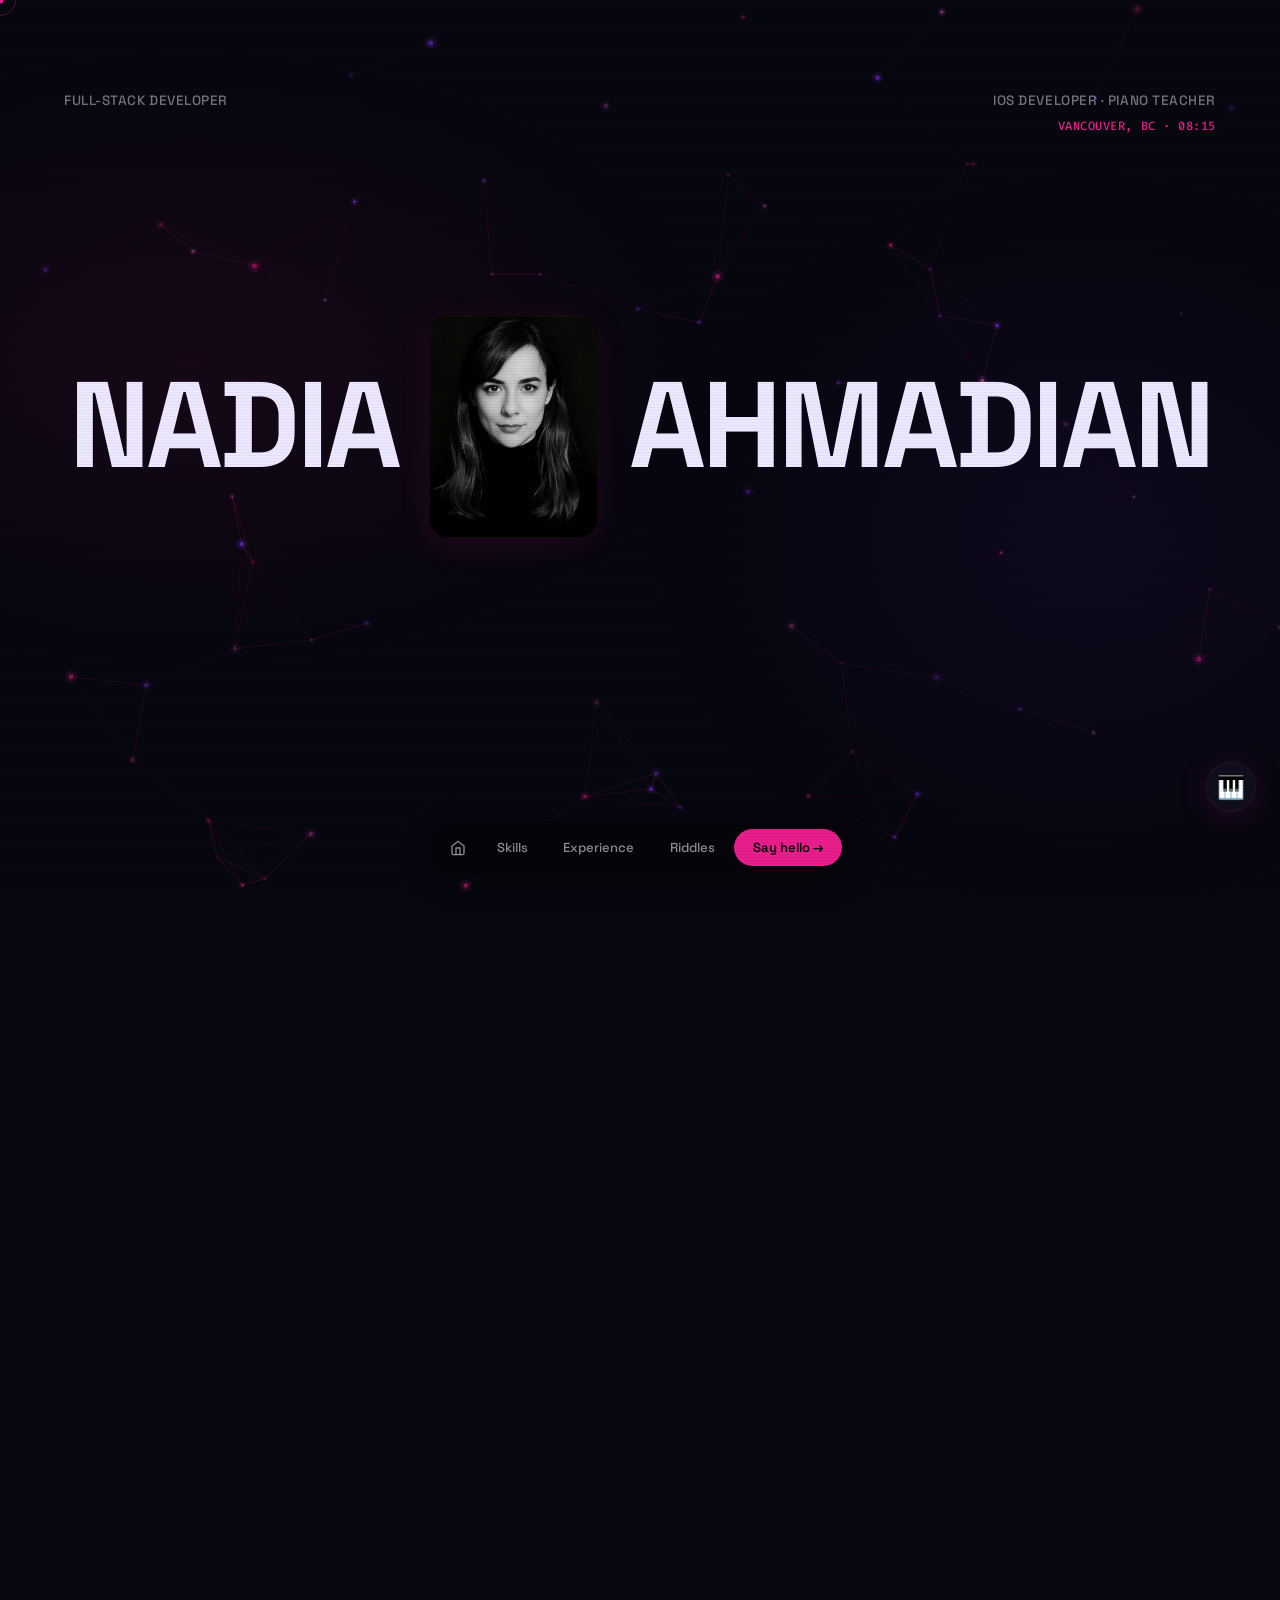
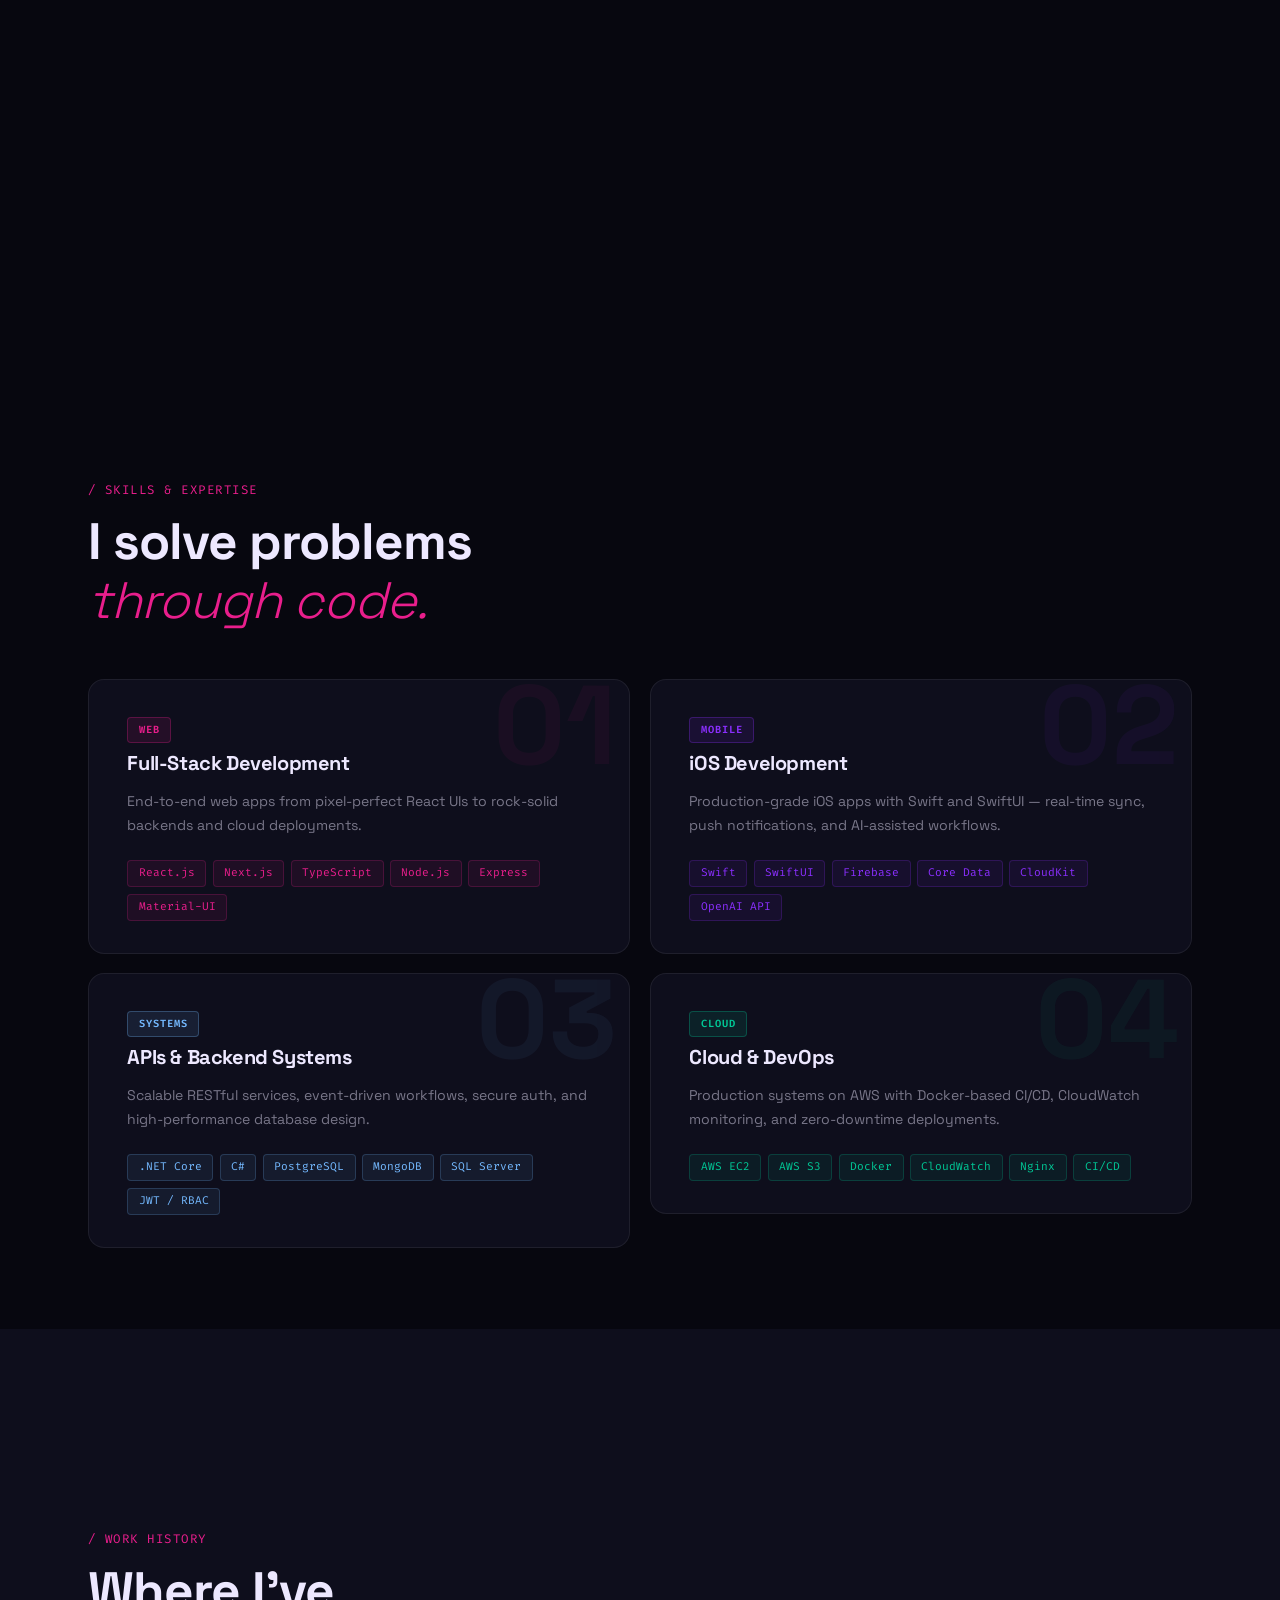
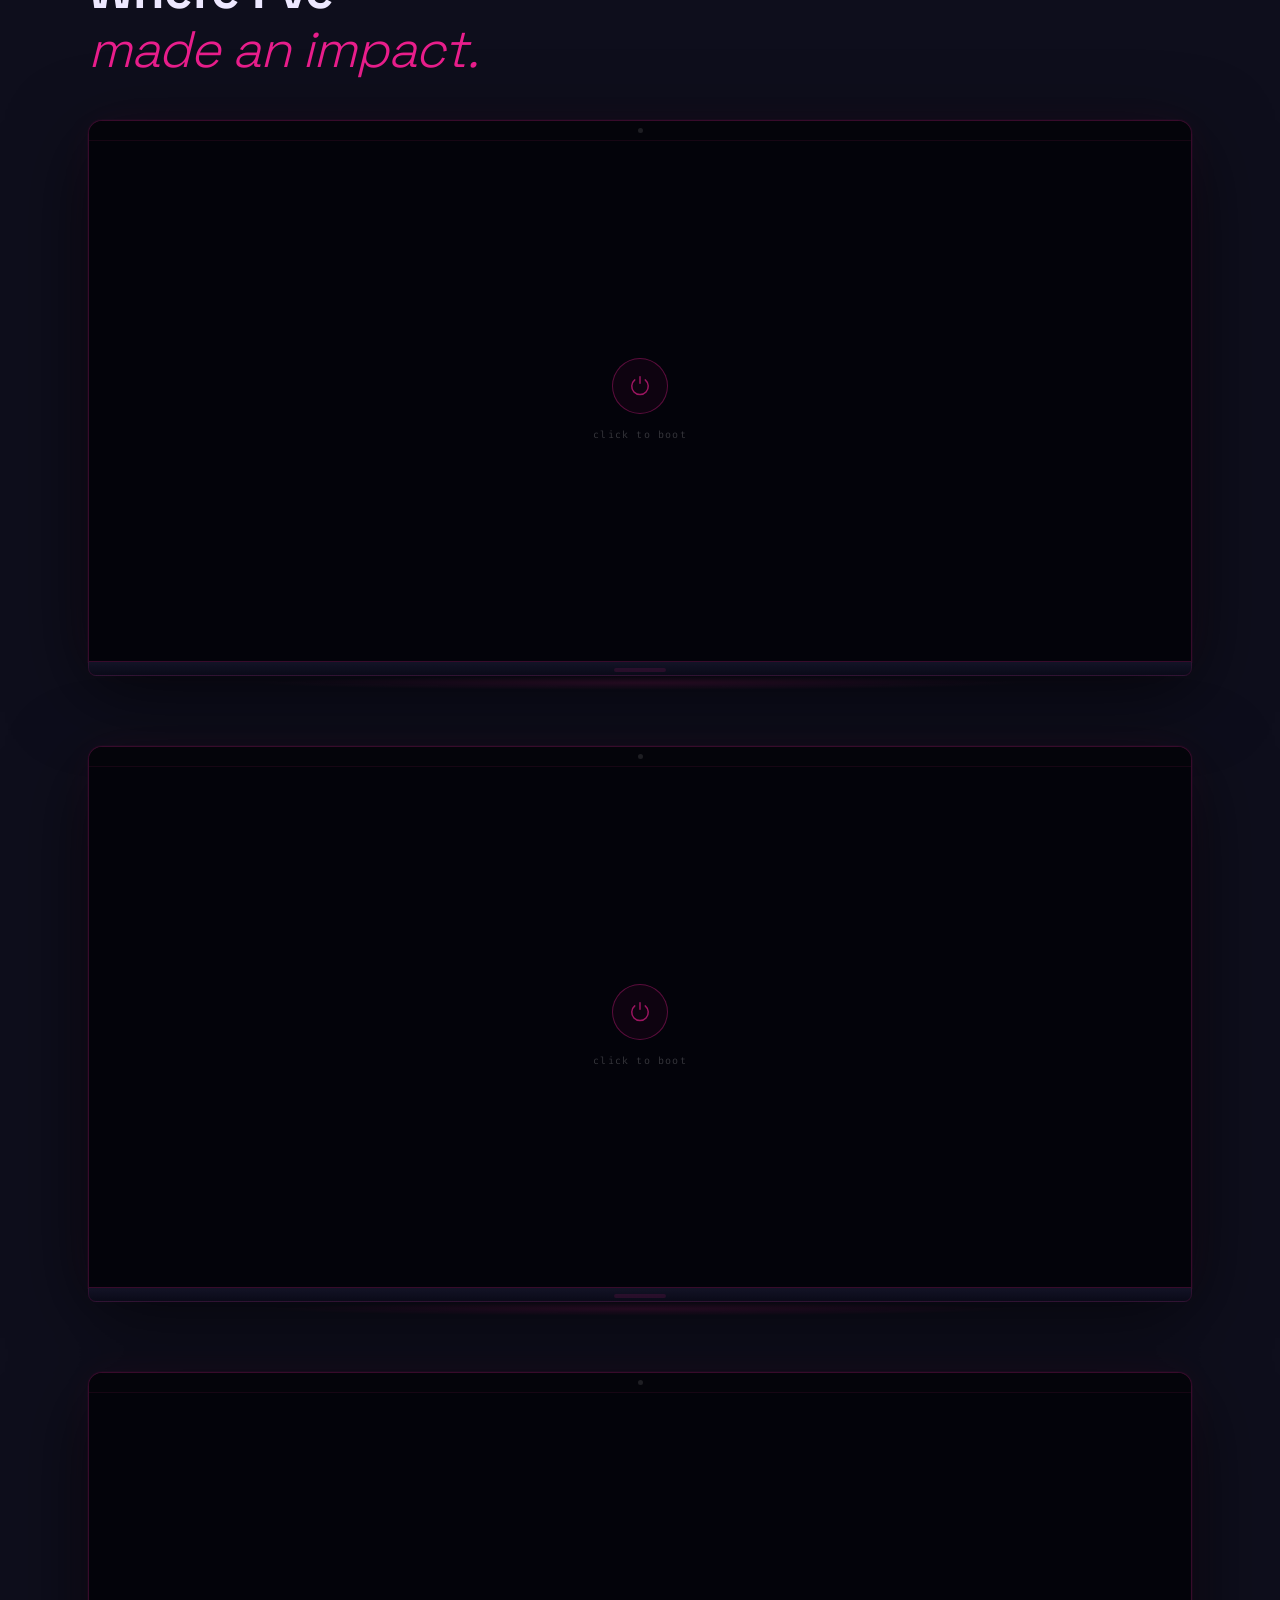
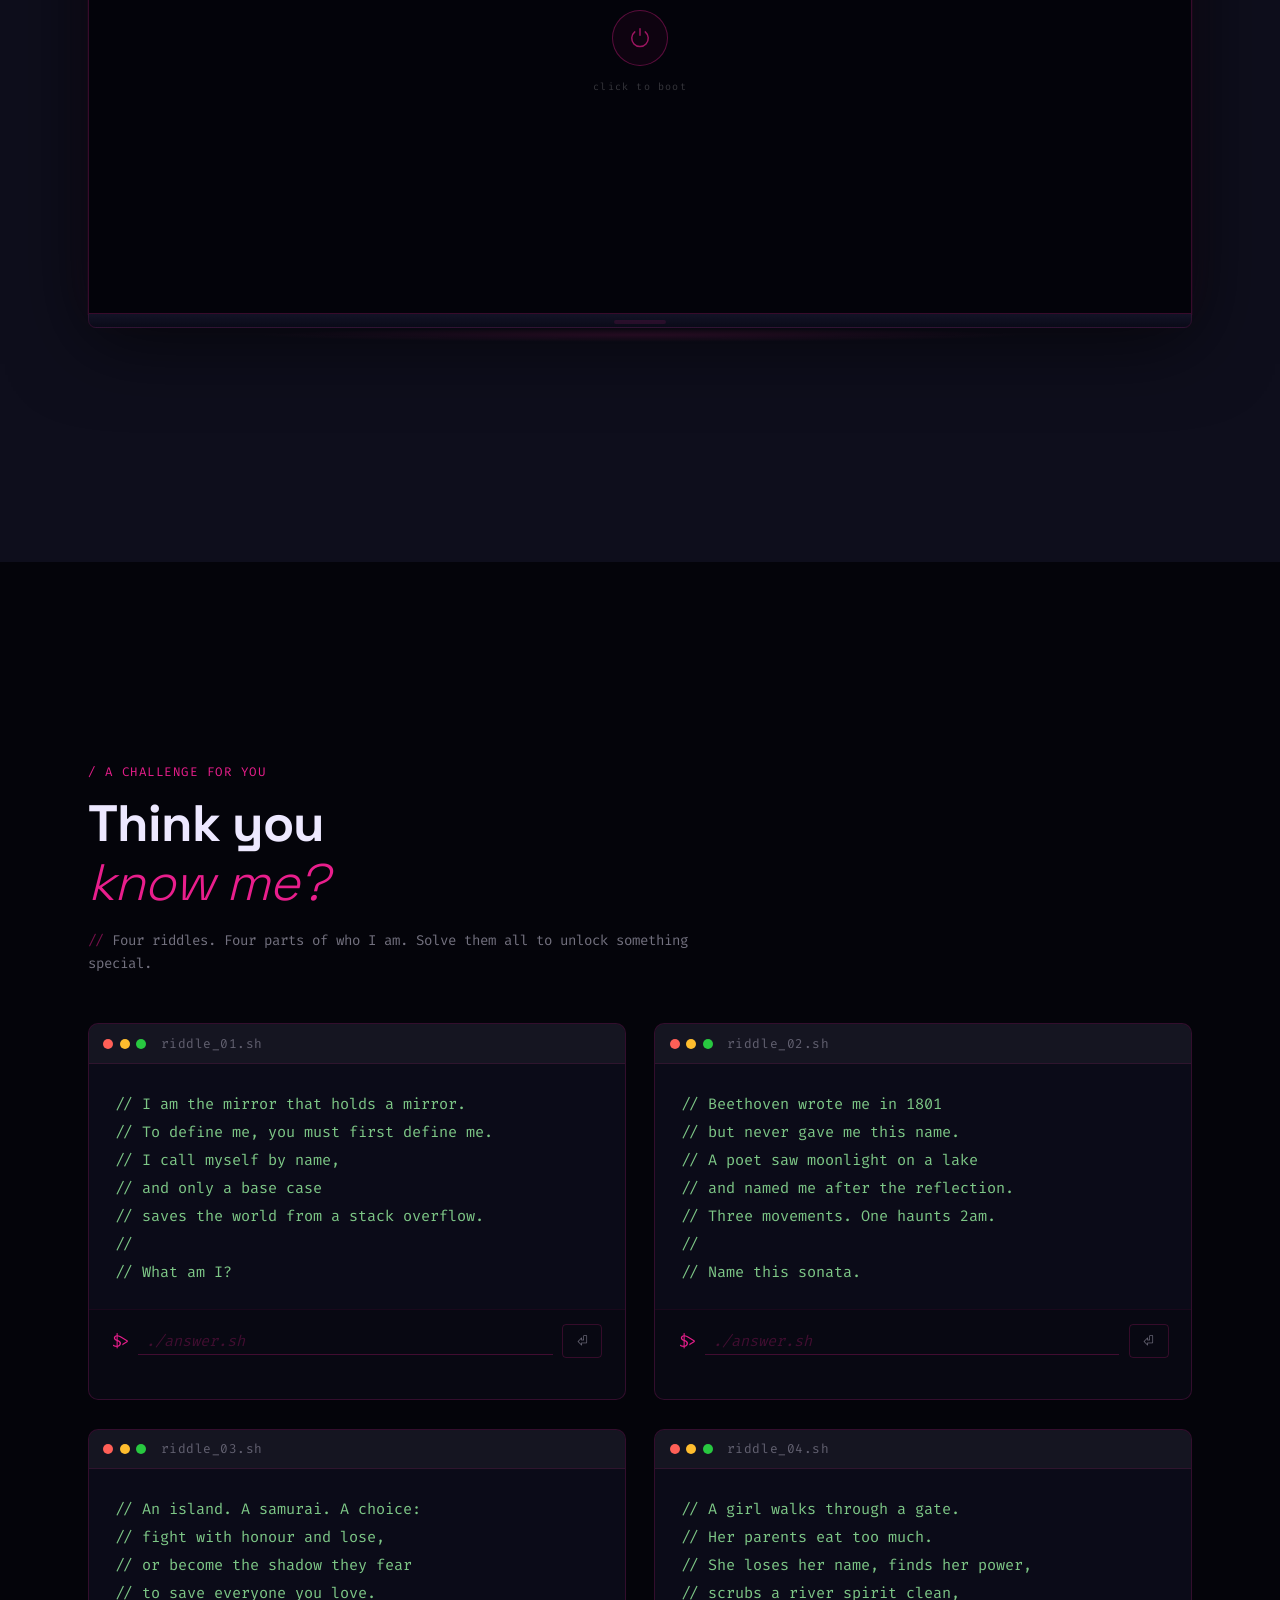
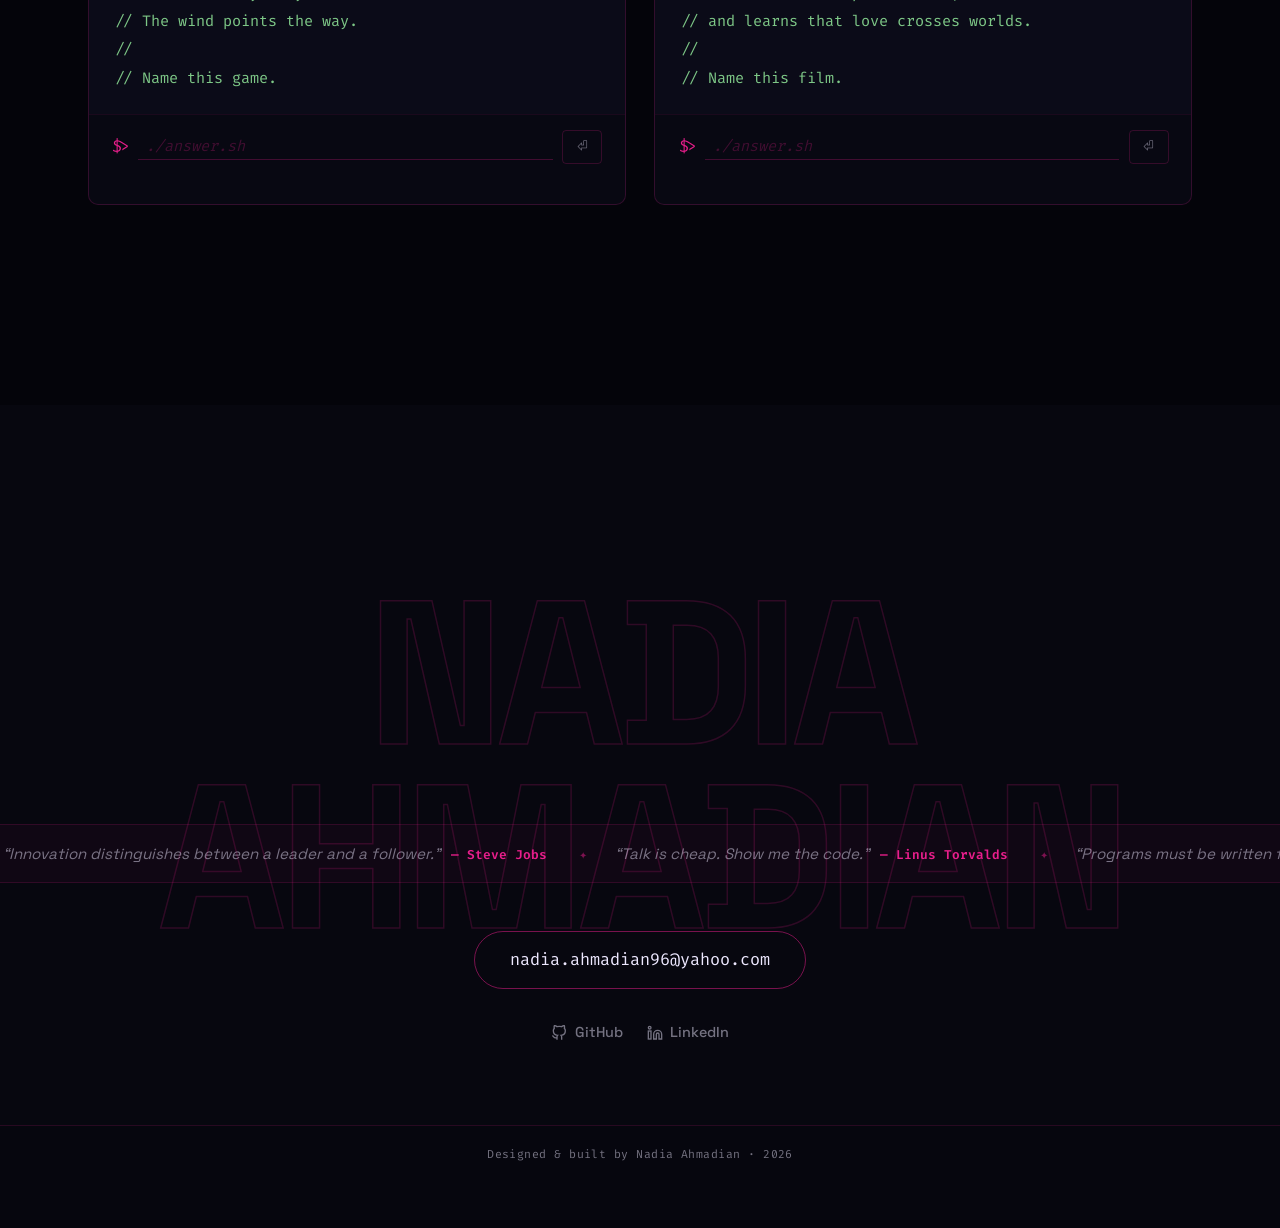
<file: index.html>
<!DOCTYPE html>
<html lang="en">
<head>
  <meta charset="UTF-8" />
  <meta name="viewport" content="width=device-width, initial-scale=1.0" />
  <meta name="description" content="Nadia Ahmadian — Software Engineer. Full-Stack, iOS, Vancouver BC." />
  <title>Nadia Ahmadian</title>
  <link rel="icon" type="image/svg+xml" href="favicon.svg" />
  <link rel="preconnect" href="https://fonts.googleapis.com" />
  <link rel="preconnect" href="https://fonts.gstatic.com" crossorigin />
  <link href="https://fonts.googleapis.com/css2?family=Space+Grotesk:wght@300;400;500;600;700&family=Caveat:wght@400;600&family=Fira+Code:wght@400;500&display=swap" rel="stylesheet" />
  <link rel="stylesheet" href="css/base.css" />
  <link rel="stylesheet" href="css/hero.css" />
  <link rel="stylesheet" href="css/nav.css" />
  <link rel="stylesheet" href="css/statement.css" />
  <link rel="stylesheet" href="css/skills.css" />
  <link rel="stylesheet" href="css/experience.css" />
  <link rel="stylesheet" href="css/contact.css" />
  <link rel="stylesheet" href="css/footer.css" />
  <link rel="stylesheet" href="css/riddles.css" />
  <link rel="stylesheet" href="css/piano.css" />
  <link rel="stylesheet" href="css/floatingcard.css" />
  <link rel="stylesheet" href="css/game.css" />
</head>

<body>
  <!-- HEX CANVAS BACKGROUND -->
  <canvas id="hex-canvas" aria-hidden="true"></canvas>

  <!-- CURSOR -->
  <div id="cursor-dot"  aria-hidden="true"></div>
  <div id="cursor-ring" aria-hidden="true"></div>

<!-- LOADER -->
  <div id="loader" aria-hidden="true">
    <span class="loader-lang" id="loader-lang">// English</span>
    <span class="loader-word" id="loader-word">Hello.</span>
    <div class="loader-bar"></div>
  </div>

  <!-- HERO -->
  <section id="hero">

    <div class="hero-meta hero-meta--left">
      <span>Full-Stack Developer</span>
    </div>

    <div class="hero-center">
      <div class="hero-name-row">
        <h1 class="hero-first">NADIA</h1>

        <!-- Card between NADIA and AHMADIAN -->
        <div id="floating-card">
          <img src="photo.jpg" alt="Nadia Ahmadian"
               onerror="this.style.display='none';document.getElementById('fcard-fallback').style.display='flex';" />
          <div id="fcard-fallback" class="fcard-fallback">NA</div>
        </div>

        <h1 class="hero-last">AHMADIAN</h1>
      </div>
    </div>

    <div class="hero-meta hero-meta--right">
      <span>iOS Developer · Piano Teacher</span>
      <span id="live-clock">Vancouver, BC</span>
    </div>

    <a href="#skills" class="hero-scroll-hint" aria-label="Scroll to skills">
      <span>scroll</span>
      <svg width="14" height="22" viewBox="0 0 14 22" fill="none" aria-hidden="true">
        <rect x="1" y="1" width="12" height="20" rx="6" stroke="currentColor" stroke-width="1.5"/>
        <circle class="scroll-dot" cx="7" cy="6" r="2" fill="currentColor"/>
      </svg>
    </a>
  </section>

  <!-- BOTTOM NAV -->
  <nav id="pill-nav" aria-label="Main navigation">
    <a href="#hero" class="nav-home" aria-label="Home">
      <svg width="16" height="16" viewBox="0 0 24 24" fill="none" stroke="currentColor" stroke-width="2" aria-hidden="true">
        <path d="M3 9l9-7 9 7v11a2 2 0 01-2 2H5a2 2 0 01-2-2z"/>
        <polyline points="9 22 9 12 15 12 15 22"/>
      </svg>
    </a>
    <a href="#skills">Skills</a>
    <a href="#experience">Experience</a>
    <a href="#riddles">Riddles</a>
    <a href="#contact" class="nav-cta">Say hello →</a>
  </nav>

  <!-- STATEMENT — sticky scroll text reveal -->
  <section id="statement" class="statement-section">
    <div class="statement-sticky-wrap">
      <div class="section-inner">
        <p class="statement-text">Hi, I'm Nadia. I'm 29, based in Vancouver, and I've been writing code long enough to have strong opinions about it and bad posture from it. I build iOS apps, full-stack platforms, and the occasional 2am side project nobody asked for but I couldn't stop thinking about. I obsess over the details nobody told me to obsess over, and I somehow always end up being the person who inherits the codebase everyone else quietly abandoned. Outside of work I teach piano, lose at badminton with tremendous dignity, and have definitely beaten every game I've ever played in a completely normal number of attempts. I care embarrassingly deeply about the things I make. If that sounds like your kind of person, keep scrolling.</p>
      </div>
    </div>
  </section>

  <!-- SKILLS -->
  <section id="skills">
    <div class="skills-inner">
      <div class="skills-intro reveal">
        <span class="section-label">/ Skills &amp; Expertise</span>
        <h2 class="section-heading">I solve problems<br><em>through code.</em></h2>
      </div>

      <div class="skills-grid">

        <div class="sg-card reveal" style="--clr: #e91e8c">
          <div class="sg-card-inner">
            <span class="sg-num">01</span>
            <div class="sg-header">
              <span class="sg-badge">Web</span>
              <h3>Full-Stack Development</h3>
            </div>
            <p>End-to-end web apps from pixel-perfect React UIs to rock-solid backends and cloud deployments.</p>
            <ul class="sg-tech">
              <li style="--i:0">React.js</li>
              <li style="--i:1">Next.js</li>
              <li style="--i:2">TypeScript</li>
              <li style="--i:3">Node.js</li>
              <li style="--i:4">Express</li>
              <li style="--i:5">Material-UI</li>
            </ul>
          </div>
        </div>

        <div class="sg-card reveal" style="--clr: #8b2fff">
          <div class="sg-card-inner">
            <span class="sg-num">02</span>
            <div class="sg-header">
              <span class="sg-badge">Mobile</span>
              <h3>iOS Development</h3>
            </div>
            <p>Production-grade iOS apps with Swift and SwiftUI — real-time sync, push notifications, and AI-assisted workflows.</p>
            <ul class="sg-tech">
              <li style="--i:0">Swift</li>
              <li style="--i:1">SwiftUI</li>
              <li style="--i:2">Firebase</li>
              <li style="--i:3">Core Data</li>
              <li style="--i:4">CloudKit</li>
              <li style="--i:5">OpenAI API</li>
            </ul>
          </div>
        </div>

        <div class="sg-card reveal" style="--clr: #74b9ff">
          <div class="sg-card-inner">
            <span class="sg-num">03</span>
            <div class="sg-header">
              <span class="sg-badge">Systems</span>
              <h3>APIs &amp; Backend Systems</h3>
            </div>
            <p>Scalable RESTful services, event-driven workflows, secure auth, and high-performance database design.</p>
            <ul class="sg-tech">
              <li style="--i:0">.NET Core</li>
              <li style="--i:1">C#</li>
              <li style="--i:2">PostgreSQL</li>
              <li style="--i:3">MongoDB</li>
              <li style="--i:4">SQL Server</li>
              <li style="--i:5">JWT / RBAC</li>
            </ul>
          </div>
        </div>

        <div class="sg-card reveal" style="--clr: #00c896">
          <div class="sg-card-inner">
            <span class="sg-num">04</span>
            <div class="sg-header">
              <span class="sg-badge">Cloud</span>
              <h3>Cloud &amp; DevOps</h3>
            </div>
            <p>Production systems on AWS with Docker-based CI/CD, CloudWatch monitoring, and zero-downtime deployments.</p>
            <ul class="sg-tech">
              <li style="--i:0">AWS EC2</li>
              <li style="--i:1">AWS S3</li>
              <li style="--i:2">Docker</li>
              <li style="--i:3">CloudWatch</li>
              <li style="--i:4">Nginx</li>
              <li style="--i:5">CI/CD</li>
            </ul>
          </div>
        </div>

      </div>
    </div>
  </section>

  <!-- EXPERIENCE -->
  <section id="experience">
    <div class="section-inner">
      <div class="reveal">
        <span class="section-label">/ Work History</span>
        <h2 class="section-heading">Where I've<br><em>made an impact.</em></h2>
      </div>
      <div class="exp-list">

        <!-- ── MacBook 01 ── -->
        <div class="macbook-exp reveal" data-job="ashna">
          <div class="macbook">
            <div class="mac-camera-bar"><div class="mac-cam-dot"></div></div>
            <div class="mac-screen">
              <div class="mac-off-state">
                <button class="mac-power-btn" aria-label="Power on">
                  <svg width="22" height="22" viewBox="0 0 24 24" fill="none" stroke="currentColor" stroke-width="1.6" stroke-linecap="round">
                    <path d="M12 2v7"/><path d="M6.3 5.3a9 9 0 1 0 11.4 0"/>
                  </svg>
                </button>
                <span class="mac-power-label">click to boot</span>
              </div>
              <div class="mac-on-state" hidden>
                <div class="mac-toolbar">
                  <span class="mac-dot r"></span><span class="mac-dot y"></span><span class="mac-dot g"></span>
                  <span class="mac-addr"></span>
                  <span class="mac-meta-badge"></span>
                </div>
                <div class="mac-editor">
                  <div class="mac-code-out"></div>
                </div>
              </div>
            </div>
          </div>
          <div class="macbook-base"></div>
          <div class="macbook-shadow"></div>
        </div>

        <!-- ── MacBook 02 ── -->
        <div class="macbook-exp reveal" data-job="que">
          <div class="macbook">
            <div class="mac-camera-bar"><div class="mac-cam-dot"></div></div>
            <div class="mac-screen">
              <div class="mac-off-state">
                <button class="mac-power-btn" aria-label="Power on">
                  <svg width="22" height="22" viewBox="0 0 24 24" fill="none" stroke="currentColor" stroke-width="1.6" stroke-linecap="round">
                    <path d="M12 2v7"/><path d="M6.3 5.3a9 9 0 1 0 11.4 0"/>
                  </svg>
                </button>
                <span class="mac-power-label">click to boot</span>
              </div>
              <div class="mac-on-state" hidden>
                <div class="mac-toolbar">
                  <span class="mac-dot r"></span><span class="mac-dot y"></span><span class="mac-dot g"></span>
                  <span class="mac-addr"></span>
                  <span class="mac-meta-badge"></span>
                </div>
                <div class="mac-editor">
                  <div class="mac-code-out"></div>
                </div>
              </div>
            </div>
          </div>
          <div class="macbook-base"></div>
          <div class="macbook-shadow"></div>
        </div>

        <!-- ── MacBook 03 ── -->
        <div class="macbook-exp reveal" data-job="bahara">
          <div class="macbook">
            <div class="mac-camera-bar"><div class="mac-cam-dot"></div></div>
            <div class="mac-screen">
              <div class="mac-off-state">
                <button class="mac-power-btn" aria-label="Power on">
                  <svg width="22" height="22" viewBox="0 0 24 24" fill="none" stroke="currentColor" stroke-width="1.6" stroke-linecap="round">
                    <path d="M12 2v7"/><path d="M6.3 5.3a9 9 0 1 0 11.4 0"/>
                  </svg>
                </button>
                <span class="mac-power-label">click to boot</span>
              </div>
              <div class="mac-on-state" hidden>
                <div class="mac-toolbar">
                  <span class="mac-dot r"></span><span class="mac-dot y"></span><span class="mac-dot g"></span>
                  <span class="mac-addr"></span>
                  <span class="mac-meta-badge"></span>
                </div>
                <div class="mac-editor">
                  <div class="mac-code-out"></div>
                </div>
              </div>
            </div>
          </div>
          <div class="macbook-base"></div>
          <div class="macbook-shadow"></div>
        </div>

      </div>
    </div>
  </section>

  <!-- RIDDLES -->
  <section id="riddles">
    <div class="section-inner">
      <div class="reveal">
        <span class="section-label">/ A Challenge For You</span>
        <h2 class="section-heading riddles-heading">Think you<br><em>know me?</em></h2>
        <p class="riddles-intro">Four riddles. Four parts of who I am. Solve them all to unlock something special.</p>
      </div>
      <div class="riddles-grid">

        <!-- RIDDLE 01: recursion -->
        <div class="riddle-card reveal" data-answer="recursion" data-id="0">
          <div class="terminal-bar">
            <span class="t-dot t-red"></span>
            <span class="t-dot t-yellow"></span>
            <span class="t-dot t-green"></span>
            <span class="terminal-title">riddle_01.sh</span>
          </div>
          <pre class="riddle-code">// I am the mirror that holds a mirror.
// To define me, you must first define me.
// I call myself by name,
// and only a base case
// saves the world from a stack overflow.
//
// What am I?</pre>
          <div class="riddle-input-row">
            <span class="prompt">$&gt;&nbsp;</span>
            <input type="text" class="riddle-input" placeholder="./answer.sh" autocomplete="off" spellcheck="false" />
            <button class="riddle-submit" aria-label="Submit answer">⏎</button>
          </div>
          <p class="riddle-feedback" aria-live="polite"></p>
        </div>

        <!-- RIDDLE 02: moonlight sonata -->
        <div class="riddle-card reveal" data-answer="moonlight sonata" data-id="1">
          <div class="terminal-bar">
            <span class="t-dot t-red"></span>
            <span class="t-dot t-yellow"></span>
            <span class="t-dot t-green"></span>
            <span class="terminal-title">riddle_02.sh</span>
          </div>
          <pre class="riddle-code">// Beethoven wrote me in 1801
// but never gave me this name.
// A poet saw moonlight on a lake
// and named me after the reflection.
// Three movements. One haunts 2am.
//
// Name this sonata.</pre>
          <div class="riddle-input-row">
            <span class="prompt">$&gt;&nbsp;</span>
            <input type="text" class="riddle-input" placeholder="./answer.sh" autocomplete="off" spellcheck="false" />
            <button class="riddle-submit" aria-label="Submit answer">⏎</button>
          </div>
          <p class="riddle-feedback" aria-live="polite"></p>
        </div>

        <!-- RIDDLE 03: ghost of tsushima -->
        <div class="riddle-card reveal" data-answer="ghost of tsushima" data-id="2">
          <div class="terminal-bar">
            <span class="t-dot t-red"></span>
            <span class="t-dot t-yellow"></span>
            <span class="t-dot t-green"></span>
            <span class="terminal-title">riddle_03.sh</span>
          </div>
          <pre class="riddle-code">// An island. A samurai. A choice:
// fight with honour and lose,
// or become the shadow they fear
// to save everyone you love.
// The wind points the way.
//
// Name this game.</pre>
          <div class="riddle-input-row">
            <span class="prompt">$&gt;&nbsp;</span>
            <input type="text" class="riddle-input" placeholder="./answer.sh" autocomplete="off" spellcheck="false" />
            <button class="riddle-submit" aria-label="Submit answer">⏎</button>
          </div>
          <p class="riddle-feedback" aria-live="polite"></p>
        </div>

        <!-- RIDDLE 04: spirited away -->
        <div class="riddle-card reveal" data-answer="spirited away" data-id="3">
          <div class="terminal-bar">
            <span class="t-dot t-red"></span>
            <span class="t-dot t-yellow"></span>
            <span class="t-dot t-green"></span>
            <span class="terminal-title">riddle_04.sh</span>
          </div>
          <pre class="riddle-code">// A girl walks through a gate.
// Her parents eat too much.
// She loses her name, finds her power,
// scrubs a river spirit clean,
// and learns that love crosses worlds.
//
// Name this film.</pre>
          <div class="riddle-input-row">
            <span class="prompt">$&gt;&nbsp;</span>
            <input type="text" class="riddle-input" placeholder="./answer.sh" autocomplete="off" spellcheck="false" />
            <button class="riddle-submit" aria-label="Submit answer">⏎</button>
          </div>
          <p class="riddle-feedback" aria-live="polite"></p>
        </div>

      </div>
      <div class="riddle-unlock" id="riddle-unlock" aria-hidden="true">
        <p>🎉 You know me well! Open the <strong>🎹 piano</strong> in the corner and play <strong>C → E → G</strong></p>
      </div>
    </div>
  </section>

  <!-- CONTACT -->
  <section id="contact">

    <!-- Ghost name watermark -->
    <div class="contact-ghost" aria-hidden="true">NADIA<br>AHMADIAN</div>

    <!-- Scrolling marquee -->
    <div class="marquee-wrap" aria-hidden="true">
      <div class="marquee-track">
        <span class="mq-quote">&ldquo;Innovation distinguishes between a leader and a follower.&rdquo;</span><span class="mq-attr">&nbsp;— Steve Jobs&nbsp;</span><span class="mq-sep">✦</span>
        <span class="mq-quote">&ldquo;Talk is cheap. Show me the code.&rdquo;</span><span class="mq-attr">&nbsp;— Linus Torvalds&nbsp;</span><span class="mq-sep">✦</span>
        <span class="mq-quote">&ldquo;Programs must be written for people to read.&rdquo;</span><span class="mq-attr">&nbsp;— Hal Abelson&nbsp;</span><span class="mq-sep">✦</span>
        <span class="mq-quote">&ldquo;The best way to predict the future is to invent it.&rdquo;</span><span class="mq-attr">&nbsp;— Alan Kay&nbsp;</span><span class="mq-sep">✦</span>
        <span class="mq-quote">&ldquo;Simplicity is the soul of efficiency.&rdquo;</span><span class="mq-attr">&nbsp;— Austin Freeman&nbsp;</span><span class="mq-sep">✦</span>
        <span class="mq-quote">&ldquo;Innovation distinguishes between a leader and a follower.&rdquo;</span><span class="mq-attr">&nbsp;— Steve Jobs&nbsp;</span><span class="mq-sep">✦</span>
        <span class="mq-quote">&ldquo;Talk is cheap. Show me the code.&rdquo;</span><span class="mq-attr">&nbsp;— Linus Torvalds&nbsp;</span><span class="mq-sep">✦</span>
        <span class="mq-quote">&ldquo;Programs must be written for people to read.&rdquo;</span><span class="mq-attr">&nbsp;— Hal Abelson&nbsp;</span><span class="mq-sep">✦</span>
        <span class="mq-quote">&ldquo;The best way to predict the future is to invent it.&rdquo;</span><span class="mq-attr">&nbsp;— Alan Kay&nbsp;</span><span class="mq-sep">✦</span>
        <span class="mq-quote">&ldquo;Simplicity is the soul of efficiency.&rdquo;</span><span class="mq-attr">&nbsp;— Austin Freeman&nbsp;</span><span class="mq-sep">✦</span>
      </div>
    </div>

    <!-- Contact info -->
    <div class="contact-info">
      <a href="mailto:nadia.ahmadian96@yahoo.com" class="contact-email-main">
        nadia.ahmadian96@yahoo.com
      </a>
      <div class="contact-links">
        <a href="https://github.com/nadiaahmadian96" target="_blank" rel="noopener">
          <svg width="16" height="16" viewBox="0 0 24 24" fill="none" stroke="currentColor" stroke-width="2"><path d="M9 19c-5 1.5-5-2.5-7-3m14 6v-3.87a3.37 3.37 0 00-.94-2.61c3.14-.35 6.44-1.54 6.44-7A5.44 5.44 0 0020 4.77 5.07 5.07 0 0019.91 1S18.73.65 16 2.48a13.38 13.38 0 00-7 0C6.27.65 5.09 1 5.09 1A5.07 5.07 0 005 4.77a5.44 5.44 0 00-1.5 3.78c0 5.42 3.3 6.61 6.44 7A3.37 3.37 0 009 18.13V22"/></svg>
          GitHub
        </a>
        <a href="https://linkedin.com" target="_blank" rel="noopener">
          <svg width="16" height="16" viewBox="0 0 24 24" fill="none" stroke="currentColor" stroke-width="2"><path d="M16 8a6 6 0 016 6v7h-4v-7a2 2 0 00-2-2 2 2 0 00-2 2v7h-4v-7a6 6 0 016-6z"/><rect x="2" y="9" width="4" height="12"/><circle cx="4" cy="4" r="2"/></svg>
          LinkedIn
        </a>
      </div>
    </div>

  </section>

  <!-- FROSTED FOOTER -->
  <footer>
    <p>Designed &amp; built by Nadia Ahmadian · <span id="footer-year"></span></p>
  </footer>

  <!-- GAME MODAL -->
  <div id="game-modal" role="dialog" aria-modal="true" aria-label="Mini Breakout Game">
    <div class="game-box">
      <div class="game-title-bar">
        <span class="game-title">👾 Alien Strike</span>
        <button id="game-close" aria-label="Close game">✕</button>
      </div>
      <canvas id="game-canvas" width="420" height="280"></canvas>
      <div class="game-hud">
        <div class="game-hud-stat">Score <strong id="game-score">0</strong></div>
        <button id="game-restart">↺ Restart</button>
        <div class="game-hud-stat">
          Lives
          <div class="game-lives" id="game-lives">
            <span class="game-heart">❤️</span>
            <span class="game-heart">❤️</span>
            <span class="game-heart">❤️</span>
          </div>
        </div>
      </div>
      <p class="game-mobile-hint">Drag to move · Tap to shoot</p>
    </div>
  </div>

  <!-- PIANO BUTTON -->
  <button id="piano-btn" aria-label="Open piano" title="Psst… 🎹">🎹</button>

  <!-- PIANO MODAL -->
  <div id="piano-modal" role="dialog" aria-modal="true" aria-label="Piano">
    <div class="piano-box">
      <div class="piano-header">
        <p class="piano-title">🎹</p>
        <span id="piano-sustain-ind" class="piano-sustain-ind">sustain off</span>
        <button id="piano-close" class="piano-close" aria-label="Close">✕</button>
      </div>
      <canvas id="piano-viz" height="240"></canvas>
      <div class="piano-keys" id="piano-keys"></div>
      <p class="piano-hint">
        Lower: <span>Z X C V B N M</span> &nbsp;·&nbsp;
        Upper: <span>Q W E R T Y U</span> &nbsp;·&nbsp;
        Sustain: <span>Space</span>
      </p>
    </div>
  </div>

  <script src="js/cursor.js"></script>
  <script src="js/loader.js"></script>
  <script src="js/hero.js"></script>
  <script src="js/nav.js"></script>
  <script src="js/scroll-reveals.js"></script>
  <script src="js/skills-tilt.js"></script>
  <script src="js/experience-boot.js"></script>
  <script src="js/scroll-statement.js"></script>
  <script src="js/hexbg.js"></script>
  <script src="js/floatingcard.js"></script>
  <script src="js/piano.js"></script>
  <script src="js/minigame.js"></script>
  <script src="js/riddle-prizes.js"></script>
  <script src="js/riddles.js"></script>

</body>
</html>
</file>
<file: css/base.css>
/* ═══════════════════════════════════════════
   BASE — dark sci-fi / magenta coding palette
═══════════════════════════════════════════ */

:root {
  /* ── Colours ── */
  --bg:           #07070f;
  --bg-card:      #0e0e1c;
  --bg-dark:      #04040a;
  --text:         #ede8ff;
  --text-muted:   rgba(237,232,255,0.48);
  --text-light:   rgba(237,232,255,0.25);
  --accent:       #e91e8c;
  --accent-dark:  #b8136d;
  --accent-2:     #8b2fff;
  --border:       rgba(233,30,140,0.14);
  --border-soft:  rgba(237,232,255,0.08);

  /* ── Shadows (magenta glow) ── */
  --shadow:     0 2px 16px rgba(233,30,140,0.08);
  --shadow-md:  0 4px 32px rgba(233,30,140,0.14);
  --shadow-lg:  0 12px 56px rgba(233,30,140,0.20);

  /* ── Geometry / Type ── */
  --radius:       16px;
  --radius-sm:    10px;
  --font-sans:    'Space Grotesk', sans-serif;
  --font-hand:    'Caveat', cursive;
  --font-mono:    'Fira Code', monospace;
  --transition:   0.28s cubic-bezier(0.4, 0, 0.2, 1);
}

/* ─── Reset ─── */
*, *::before, *::after { box-sizing: border-box; margin: 0; padding: 0; }
html { scroll-behavior: smooth; font-size: 16px; }
body {
  font-family: var(--font-sans);
  background: var(--bg);
  color: var(--text);
  line-height: 1.65;
  overflow-x: clip;   /* clip ≠ hidden: no scroll container, sticky still works */
  -webkit-font-smoothing: antialiased;
}
ul  { list-style: none; }
a   { text-decoration: none; color: inherit; }
img { display: block; max-width: 100%; }
button { border: none; background: none; font-family: var(--font-sans); }

/* ── CRT scanlines overlay ── */
body::before {
  content: '';
  position: fixed;
  inset: 0;
  background: repeating-linear-gradient(
    0deg,
    rgba(0,0,0,0.045) 0px,
    rgba(0,0,0,0.045) 1px,
    transparent 1px,
    transparent 3px
  );
  pointer-events: none;
  z-index: 9990;
}

/* ── Subtle magenta/purple ambient glow ── */
body::after {
  content: '';
  position: fixed;
  inset: 0;
  background:
    radial-gradient(ellipse 60% 50% at 15% 40%,  rgba(233,30,140,0.07) 0%, transparent 70%),
    radial-gradient(ellipse 50% 60% at 85% 60%,  rgba(139,47,255,0.06) 0%, transparent 70%);
  pointer-events: none;
  z-index: 0;
}

/* ─── Scrollbar ─── */
::-webkit-scrollbar { width: 5px; }
::-webkit-scrollbar-track { background: var(--bg); }
::-webkit-scrollbar-thumb {
  background: linear-gradient(to bottom, var(--accent), var(--accent-2));
  border-radius: 3px;
}

/* ─── Selection ─── */
::selection { background: rgba(233,30,140,0.22); color: #fff; }

/* ─── Custom Cursor (desktop only) ─── */
@media (hover: hover) and (pointer: fine) {
  body, a, button { cursor: none; }
}
#cursor-dot {
  position: fixed; z-index: 9999;
  top: 0; left: 0;
  width: 7px; height: 7px;
  background: var(--accent);
  border-radius: 50%;
  pointer-events: none;
  transform: translate(-50%, -50%);
  transition: width .15s, height .15s;
}
#cursor-ring {
  position: fixed; z-index: 9998;
  top: 0; left: 0;
  width: 32px; height: 32px;
  border: 1.5px solid var(--accent);
  border-radius: 50%;
  pointer-events: none;
  transform: translate(-50%, -50%);
  opacity: 0.35;
  transition: width .22s, height .22s, opacity .22s;
}
body.cursor-hover #cursor-dot  { width: 12px; height: 12px; }
body.cursor-hover #cursor-ring { width: 46px; height: 46px; opacity: 0.18; }
@media (hover: none) { #cursor-dot, #cursor-ring { display: none; } }

/* ─── Loader ─── */
#loader {
  position: fixed; inset: 0; z-index: 10000;
  background: var(--bg-dark);
  display: flex;
  flex-direction: column;
  align-items: center;
  justify-content: center;
  gap: 1rem;
  transition: opacity .6s ease, visibility .6s ease;
}
#loader.hidden { opacity: 0; visibility: hidden; }

.loader-lang {
  font-family: var(--font-mono);
  font-size: 0.78rem;
  color: var(--text-muted);
  letter-spacing: 0.06em;
  min-height: 1.2em;
  transition: opacity 0.15s;
}

.loader-word {
  font-family: var(--font-sans);
  font-size: clamp(2rem, 6vw, 4rem);
  font-weight: 700;
  color: var(--text);
  letter-spacing: -0.02em;
  transition: opacity 0.12s;
}

/* Cursor blink in loader */
.loader-word::after {
  content: '_';
  color: var(--accent);
  animation: blink 0.8s step-end infinite;
}
@keyframes blink { 0%,100%{opacity:1} 50%{opacity:0} }

.loader-bar {
  position: absolute; bottom: 0; left: 0;
  height: 2px;
  background: linear-gradient(to right, var(--accent), var(--accent-2));
  width: 0;
  animation: loaderBar 1.6s ease forwards;
}
@keyframes loaderBar { to { width: 100%; } }

/* ─── Scroll Reveal ─── */
.reveal {
  opacity: 0;
  transform: translateY(28px);
  transition: opacity .6s ease, transform .6s ease;
}
.reveal.visible { opacity: 1; transform: translateY(0); }

/* ─── Shared typography helpers ─── */
.section-label {
  font-family: var(--font-mono);
  font-size: 0.78rem;
  color: var(--accent);
  display: block;
  margin-bottom: 0.8rem;
  letter-spacing: 0.12em;
  text-transform: uppercase;
}

.section-heading {
  font-size: clamp(2rem, 4.5vw, 3.2rem);
  font-weight: 700;
  color: var(--text);
  line-height: 1.15;
  letter-spacing: -0.02em;
  margin-bottom: 2.5rem;
}
.section-heading em {
  font-style: italic;
  font-weight: 300;
  color: var(--accent);
}

.section-inner {
  max-width: 1200px;
  margin: 0 auto;
  padding: 100px clamp(1.2rem, 5vw, 3rem);
}

@media (max-width: 640px) {
  .section-inner { padding: 70px clamp(1rem, 4vw, 1.5rem); }
}
</file>
<file: css/hero.css>
/* ═══════════════════════════════════════════
   HERO
═══════════════════════════════════════════ */

#hero {
  position: relative;
  min-height: 100vh;
  display: flex;
  flex-direction: column;
  align-items: center;
  justify-content: center;
  overflow: hidden;
  padding: 2rem 1.5rem 5rem;
}

/* ─── Meta labels top-left / top-right ─── */
.hero-meta {
  position: absolute;
  top: clamp(5rem, 10vh, 7rem);
  font-size: clamp(.72rem, 1.2vw, .85rem);
  font-weight: 500;
  color: var(--text-muted);
  letter-spacing: .04em;
  text-transform: uppercase;
  z-index: 1;
  display: flex;
  flex-direction: column;
  gap: .3rem;
}
.hero-meta--left  { left:  clamp(1.5rem, 5vw, 4rem); text-align: left; }
.hero-meta--right { right: clamp(1.5rem, 5vw, 4rem); text-align: right; }

#live-clock {
  font-family: var(--font-mono);
  font-size: .75rem;
  color: var(--accent);
}

/* ─── Name row ─── */
.hero-center { position: relative; z-index: 1; width: 100%; }

.hero-name-row {
  display: flex;
  align-items: center;
  justify-content: center;
  gap: clamp(1rem, 2.5vw, 2.5rem);
  flex-wrap: nowrap;
}

.hero-first,
.hero-last {
  font-size: clamp(3rem, 9.5vw, 9rem);
  font-weight: 700;
  letter-spacing: -0.03em;
  color: var(--text);
  line-height: 1;
  text-transform: uppercase;
  white-space: nowrap;
  opacity: 0;
  animation: fadeUp .7s .9s ease forwards;
}
.hero-last { animation-delay: 1s; }

/* ─── Photo card placeholder (layout only — floating-card overlays this) ─── */
.hero-photo-card {
  width: clamp(110px, 13vw, 210px);
  aspect-ratio: 3/4;
  flex-shrink: 0;
  visibility: hidden;     /* keeps space, invisible */
  pointer-events: none;
}

/* ─── Scroll hint ─── */
.hero-scroll-hint {
  position: absolute;
  bottom: 2rem;
  left: 50%;
  transform: translateX(-50%);
  z-index: 1;
  display: flex;
  flex-direction: column;
  align-items: center;
  gap: .4rem;
  font-size: .72rem;
  font-weight: 500;
  letter-spacing: .1em;
  text-transform: uppercase;
  color: var(--text-muted);
  transition: color var(--transition);
  opacity: 0;
  animation: fadeUp .6s 1.8s ease forwards;
}
.hero-scroll-hint:hover { color: var(--accent); }

.scroll-dot { animation: scrollBob 1.5s ease-in-out infinite; }
@keyframes scrollBob {
  0%, 100% { cy: 6; opacity: 1; }
  50%       { cy: 13; opacity: .4; }
}

/* ─── Shared fade-up ─── */
@keyframes fadeUp {
  from { opacity: 0; transform: translateY(20px); }
  to   { opacity: 1; transform: translateY(0); }
}

/* ─── Responsive ─── */
@media (max-width: 640px) {
  #hero { padding-bottom: 6rem; justify-content: flex-end; }
  .hero-meta { position: static; text-align: center; order: -1; margin-bottom: .5rem; }
  .hero-meta--left, .hero-meta--right { position: static; }
  .hero-center { order: 1; }
  .hero-name-row { gap: .6rem; }
  .hero-first, .hero-last { font-size: clamp(2.2rem, 11vw, 4rem); }
  .hero-photo-card { width: clamp(80px, 20vw, 130px); }
}
</file>
<file: css/nav.css>
/* ═══════════════════════════════════════════
   NAV — bottom floating pill
═══════════════════════════════════════════ */

#pill-nav {
  position: fixed;
  bottom: 1.6rem;
  left: 0;
  right: 0;
  width: max-content;
  margin-inline: auto;
  transform: none;
  z-index: 1000;
  display: flex;
  align-items: center;
  gap: .2rem;
  background: var(--bg-dark);
  border-radius: 100px;
  padding: .5rem .6rem;
  box-shadow: 0 8px 32px rgba(0,0,0,.22);
  opacity: 0;
  animation: fadeUp .6s 2s ease forwards;
  white-space: nowrap;
}

#pill-nav a {
  display: flex;
  align-items: center;
  gap: .4rem;
  padding: .5rem 1rem;
  border-radius: 100px;
  font-size: .82rem;
  font-weight: 500;
  color: rgba(255,255,255,.55);
  transition: background var(--transition), color var(--transition);
}
#pill-nav a:hover,
#pill-nav a.active {
  background: rgba(255,255,255,.1);
  color: #fff;
}

.nav-home {
  padding: .5rem .75rem !important;
}
.nav-home svg { display: block; }

.nav-cta {
  background: var(--accent) !important;
  color: var(--bg-dark) !important;
  font-weight: 600 !important;
  padding: .5rem 1.2rem !important;
  transition: background var(--transition), transform var(--transition) !important;
}
.nav-cta:hover {
  background: var(--accent-dark) !important;
  transform: scale(1.04);
}

/* ─── Responsive ─── */
@media (max-width: 480px) {
  #pill-nav { bottom: 1rem; gap: 0; padding: .4rem .4rem; }
  #pill-nav a { padding: .45rem .7rem; font-size: .76rem; }
  .nav-home { padding: .45rem .6rem !important; }
  .nav-cta  { padding: .45rem .9rem !important; }
}
</file>
<file: css/statement.css>
/* ═══════════════════════════════════════════
   STATEMENT — sticky 300 vh scroll-reveal section
═══════════════════════════════════════════ */

.statement-section {
  min-height: 300vh;
  background: var(--bg);
  position: relative;
}

.statement-sticky-wrap {
  position: sticky;
  top: 0;
  height: 100vh;
  display: flex;
  align-items: flex-start;
  padding-top: clamp(3rem, 8vh, 6rem);
  overflow: visible;
}

.statement-sticky-wrap .section-inner {
  padding-top: 0;
  padding-bottom: 0;
}

.statement-text {
  font-size: clamp(1.3rem, 2.4vw, 2.2rem);
  font-weight: 500;
  line-height: 1.5;
  letter-spacing: -0.02em;
  color: var(--text);
  max-width: 100%;
}

/* Words start transparent — JS adds .sw--on on scroll */
.sw {
  display: inline;
  color: transparent;
  transition: color 0.45s ease;
}
.sw--on {
  color: var(--text);
}

@media (max-width: 640px) {
  .statement-section { min-height: 200vh; }
}
</file>
<file: css/skills.css>
/* ═══════════════════════════════════════════
   SKILLS — 2×2 tilt card grid
═══════════════════════════════════════════ */

#skills {
  padding: 80px 0;
}

.skills-inner {
  max-width: 1200px;
  margin: 0 auto;
  padding: 0 clamp(1.2rem, 5vw, 3rem);
}

.skills-intro { margin-bottom: 3rem; }

/* ─── Grid ─── */
.skills-grid {
  display: grid;
  grid-template-columns: repeat(2, 1fr);
  gap: 1.2rem;
}

/* ─── Card shell (perspective host) ─── */
.sg-card {
  perspective: 900px;
}

/* ─── Card face ─── */
.sg-card-inner {
  position: relative;
  background: var(--bg-card);
  border-radius: var(--radius);
  padding: 2.2rem 2.4rem 2rem;
  border: 1px solid rgba(255,255,255,0.07);
  overflow: hidden;
  transform-style: preserve-3d;
  will-change: transform;
  /* transition is managed by JS during enter/leave */
  transition: border-color 0.35s ease, box-shadow 0.35s ease;
}

.sg-card:hover .sg-card-inner {
  border-color: color-mix(in srgb, var(--clr) 40%, transparent);
  box-shadow: 0 16px 60px color-mix(in srgb, var(--clr) 18%, transparent);
}

/* ─── Large ghost number ─── */
.sg-num {
  position: absolute;
  top: -0.6rem;
  right: 0.8rem;
  font-family: var(--font-sans);
  font-size: 7rem;
  font-weight: 900;
  color: var(--clr);
  opacity: 0.055;
  line-height: 1;
  pointer-events: none;
  user-select: none;
  transition: opacity 0.35s ease;
}

.sg-card:hover .sg-num {
  opacity: 0.13;
}

/* ─── Badge + title ─── */
.sg-badge {
  display: inline-block;
  font-family: var(--font-mono);
  font-size: 0.65rem;
  font-weight: 600;
  letter-spacing: 0.1em;
  text-transform: uppercase;
  color: var(--clr);
  background: color-mix(in srgb, var(--clr) 10%, transparent);
  border: 1px solid color-mix(in srgb, var(--clr) 28%, transparent);
  padding: 0.2rem 0.65rem;
  border-radius: 4px;
  margin-bottom: 0.55rem;
}

.sg-header { margin-bottom: 0.85rem; }

.sg-card-inner h3 {
  font-size: 1.25rem;
  font-weight: 700;
  letter-spacing: -0.02em;
  color: var(--text);
  line-height: 1.2;
}

.sg-card-inner p {
  font-size: 0.88rem;
  color: var(--text-muted);
  line-height: 1.72;
  margin-bottom: 1.4rem;
}

/* ─── Tech tags ─── */
.sg-tech {
  display: flex;
  flex-wrap: wrap;
  gap: 0.4rem;
  list-style: none;
}

.sg-tech li {
  font-family: var(--font-mono);
  font-size: 0.7rem;
  color: var(--clr);
  background: color-mix(in srgb, var(--clr) 8%, transparent);
  border: 1px solid color-mix(in srgb, var(--clr) 20%, transparent);
  padding: 0.22rem 0.65rem;
  border-radius: 4px;
  /* stagger-in animation — triggered when .sg-visible added by JS */
  opacity: 0;
  transform: translateY(8px);
  transition:
    opacity    0.35s ease calc(var(--i) * 55ms),
    transform  0.35s ease calc(var(--i) * 55ms),
    background 0.2s  ease,
    border-color 0.2s ease;
}

.sg-card.sg-visible .sg-tech li {
  opacity: 1;
  transform: translateY(0);
}

.sg-tech li:hover {
  background: color-mix(in srgb, var(--clr) 18%, transparent);
  border-color: color-mix(in srgb, var(--clr) 45%, transparent);
}

/* ─── Responsive ─── */
@media (max-width: 720px) {
  .skills-grid { grid-template-columns: 1fr; }
  .sg-card-inner { padding: 1.6rem 1.8rem 1.4rem; }
  .sg-card-inner h3 { font-size: 1.1rem; }
  /* disable tilt on touch */
  .sg-card-inner { transform: none !important; }
}

@media (max-width: 640px) {
  #skills { padding-top: 60px; }
}
</file>
<file: css/experience.css>
/* ═══════════════════════════════════════════
   EXPERIENCE — MacBook boot + code typewriter
═══════════════════════════════════════════ */

#experience {
  background: var(--bg-card);
  padding: 100px 0 120px;
}

.exp-list {
  display: flex;
  flex-direction: column;
  gap: 3.5rem;
  margin-top: 0.5rem;
}

/* ── MacBook outer frame ── */
.macbook-exp { max-width: 1200px; }

.macbook {
  width: 100%;
  background: #07070f;
  border-radius: 14px 14px 0 0;
  border: 1.5px solid rgba(233,30,140,0.22);
  overflow: hidden;
  box-shadow:
    0 0 0 1px rgba(233,30,140,0.04),
    0 24px 80px rgba(0,0,0,0.65),
    0 0 40px rgba(233,30,140,0.06);
  display: flex;
  flex-direction: column;
}

/* Camera notch */
.mac-camera-bar {
  height: 20px;
  background: #04040a;
  display: flex;
  align-items: center;
  justify-content: center;
  border-bottom: 1px solid rgba(233,30,140,0.08);
  flex-shrink: 0;
}
.mac-cam-dot {
  width: 5px; height: 5px;
  background: rgba(255,255,255,0.1);
  border-radius: 50%;
}

/* ── Screen area ── */
.mac-screen {
  position: relative;
  height: 520px;
  background: #03030a;
  overflow: hidden;
}

/* ─── OFF STATE ─── */
.mac-off-state {
  position: absolute;
  inset: 0;
  display: flex;
  flex-direction: column;
  align-items: center;
  justify-content: center;
  gap: 0.85rem;
  background: #03030a;
  transition: opacity 0.35s ease, transform 0.35s ease;
  z-index: 10;
}

.mac-off-state.powering {
  opacity: 0;
  transform: scale(1.03);
  pointer-events: none;
}

.mac-power-btn {
  width: 56px; height: 56px;
  border-radius: 50%;
  border: 1.5px solid rgba(233,30,140,0.35);
  background: rgba(233,30,140,0.05);
  cursor: pointer;
  display: flex;
  align-items: center;
  justify-content: center;
  color: rgba(233,30,140,0.65);
  animation: powerPulse 2.8s ease-in-out infinite;
  transition: background 0.2s, border-color 0.2s, color 0.2s, box-shadow 0.2s, transform 0.15s;
}
.mac-power-btn:hover {
  background: rgba(233,30,140,0.13);
  border-color: rgba(233,30,140,0.8);
  color: #e91e8c;
  box-shadow: 0 0 28px rgba(233,30,140,0.35);
  transform: scale(1.06);
  animation: none;
}
.mac-power-btn:active { transform: scale(0.96); }

@keyframes powerPulse {
  0%, 100% { box-shadow: 0 0 6px rgba(233,30,140,0.1); }
  50%       { box-shadow: 0 0 22px rgba(233,30,140,0.32); }
}

.mac-power-label {
  font-family: var(--font-mono);
  font-size: 0.63rem;
  color: rgba(255,255,255,0.2);
  letter-spacing: 0.12em;
}

/* ─── BOOT FLASH ─── */
.mac-screen.boot-flash::after {
  content: '';
  position: absolute;
  inset: 0;
  background: rgba(255,255,255,0.1);
  animation: bootFlash 0.25s ease forwards;
  pointer-events: none;
  z-index: 20;
}
@keyframes bootFlash {
  0%   { opacity: 1; }
  100% { opacity: 0; }
}

/* ─── ON STATE ─── */
.mac-on-state {
  height: 100%;
  display: flex;
  flex-direction: column;
  background: #0a0a16;
  opacity: 0;
}
.mac-on-state.on-fade-in {
  animation: onFadeIn 0.45s ease forwards;
}
@keyframes onFadeIn {
  to { opacity: 1; }
}

/* Browser toolbar */
.mac-toolbar {
  display: flex;
  align-items: center;
  gap: 0.5rem;
  background: rgba(255,255,255,0.03);
  border-bottom: 1px solid rgba(233,30,140,0.1);
  padding: 0.5rem 1rem;
  flex-shrink: 0;
}
.mac-dot       { width: 10px; height: 10px; border-radius: 50%; flex-shrink: 0; }
.mac-dot.r     { background: #ff5f57; }
.mac-dot.y     { background: #ffbd2e; }
.mac-dot.g     { background: #28c840; }

.mac-addr {
  flex: 1;
  text-align: center;
  font-family: var(--font-mono);
  font-size: 0.75rem;
  color: var(--text-muted);
  background: rgba(255,255,255,0.04);
  border: 1px solid rgba(255,255,255,0.07);
  border-radius: 4px;
  padding: 0.18rem 0.7rem;
  max-width: 300px;
  overflow: hidden;
  text-overflow: ellipsis;
  white-space: nowrap;
}
.mac-meta-badge {
  font-family: var(--font-mono);
  font-size: 0.72rem;
  color: var(--accent);
  white-space: nowrap;
  opacity: 0.75;
}

/* ─── CODE EDITOR AREA ─── */
.mac-editor {
  flex: 1;
  overflow-y: auto;
  padding: 1rem 0 1.2rem;
  scroll-behavior: smooth;
  scrollbar-width: none;
}
.mac-editor::-webkit-scrollbar { display: none; }

.mac-code-out {
  font-family: var(--font-mono);
  font-size: 0.95rem;
  line-height: 1.8;
}

/* ─── Code lines ─── */
.mcl {
  display: flex;
  align-items: baseline;
  white-space: pre;
  padding: 0 1.4rem 0 0;
}

.mcl-num {
  display: inline-block;
  min-width: 2.8rem;
  text-align: right;
  padding-right: 1.6rem;
  color: rgba(255,255,255,0.12);
  user-select: none;
  font-size: 0.82rem;
  flex-shrink: 0;
  white-space: pre;
}

/* ─── Syntax token colours ─── */
.tok-cm { color: rgba(255,255,255,0.28); font-style: italic; } /* comment   */
.tok-kw { color: #74b9ff; }                                    /* keyword   */
.tok-vr { color: #ede8ff; }                                    /* variable  */
.tok-tp { color: #00c896; }                                    /* type      */
.tok-ky { color: #c792ea; }                                    /* obj key   */
.tok-st { color: #e91e8c; }                                    /* string    */
.tok-pt { color: rgba(237,232,255,0.5); }                      /* punct     */

/* ─── Blinking end-cursor ─── */
.mac-cursor-end {
  display: inline-block;
  width: 7px;
  height: 0.9em;
  background: #e91e8c;
  vertical-align: middle;
  margin-left: 2px;
  animation: cursorBlink 1s step-end infinite;
}
@keyframes cursorBlink {
  0%, 100% { opacity: 1; }
  50%       { opacity: 0; }
}

/* ── MacBook aluminium base ── */
.macbook-base {
  width: 100%;
  height: 14px;
  background: linear-gradient(to bottom, #131326, #0a0a18);
  border: 1.5px solid rgba(233,30,140,0.14);
  border-top: none;
  border-radius: 0 0 8px 8px;
  position: relative;
}
.macbook-base::before {
  content: '';
  position: absolute;
  bottom: 3px;
  left: 50%;
  transform: translateX(-50%);
  width: 52px; height: 4px;
  background: rgba(233,30,140,0.12);
  border-radius: 2px;
}

.macbook-shadow {
  width: 70%;
  height: 14px;
  margin: 0 auto;
  background: radial-gradient(ellipse, rgba(233,30,140,0.12) 0%, transparent 70%);
}

/* ─── Responsive ─── */
@media (max-width: 900px) {
  .macbook-exp { max-width: 100%; }
}
@media (max-width: 900px) {
  .macbook-exp  { max-width: 100%; }
  .mac-screen   { height: 460px; }
}
@media (max-width: 640px) {
  .mac-screen   { height: 400px; }
  .mac-code-out { font-size: 0.82rem; }
  .mcl          { padding-right: 0.8rem; }
}
</file>
<file: css/contact.css>
/* ═══════════════════════════════════════════
   CONTACT — ghost name watermark + marquee + info
═══════════════════════════════════════════ */

#contact {
  position: relative;
  background: var(--bg);
  overflow: hidden;
  padding: 80px 0 0;
  min-height: 80vh;
  display: flex;
  flex-direction: column;
  justify-content: flex-end;
}

.contact-ghost {
  position: absolute;
  top: 50%;
  left: 50%;
  transform: translate(-50%, -50%);
  font-size: clamp(5rem, 16vw, 14rem);
  font-weight: 900;
  line-height: 0.9;
  letter-spacing: -0.04em;
  color: transparent;
  -webkit-text-stroke: 1.5px rgba(233,30,140,0.18);
  text-align: center;
  white-space: nowrap;
  user-select: none;
  pointer-events: none;
  text-transform: uppercase;
}

/* ── Marquee ── */
.marquee-wrap {
  overflow: hidden;
  width: 100%;
  padding: 1rem 0;
  border-top: 1px solid rgba(233,30,140,0.15);
  border-bottom: 1px solid rgba(233,30,140,0.15);
  position: relative;
  z-index: 1;
  background: rgba(233,30,140,0.04);
}
.marquee-track {
  display: flex;
  align-items: baseline;
  width: max-content;
  animation: marqueeScroll 55s linear infinite;
}
.mq-quote {
  font-family: var(--font-sans);
  font-size: clamp(0.8rem, 1.4vw, 0.95rem);
  font-style: italic;
  color: var(--text-muted);
  white-space: nowrap;
  padding: 0 0.2rem;
}
.mq-attr {
  font-family: var(--font-mono);
  font-size: clamp(0.7rem, 1.1vw, 0.8rem);
  color: var(--accent);
  white-space: nowrap;
  font-weight: 600;
}
.mq-sep {
  color: rgba(233,30,140,0.5);
  padding: 0 1.5rem;
  font-size: 0.65rem;
}
@keyframes marqueeScroll {
  from { transform: translateX(0); }
  to   { transform: translateX(-50%); }
}

/* Contact info */
.contact-info {
  position: relative;
  z-index: 1;
  text-align: center;
  padding: 3rem clamp(1.5rem, 5vw, 4rem) 5rem;
}
.contact-email-main {
  display: inline-block;
  font-family: var(--font-mono);
  font-size: clamp(0.85rem, 1.6vw, 1.05rem);
  color: var(--text);
  border: 1.5px solid rgba(233,30,140,0.5);
  padding: 0.9rem 2.2rem;
  border-radius: 100px;
  transition: background var(--transition), color var(--transition), border-color var(--transition);
  word-break: break-all;
  margin-bottom: 2rem;
}
.contact-email-main:hover {
  background: var(--accent);
  color: #fff;
  border-color: var(--accent);
}
.contact-links {
  display: flex;
  justify-content: center;
  gap: 1.5rem;
  flex-wrap: wrap;
}
.contact-links a {
  display: flex;
  align-items: center;
  gap: 0.45rem;
  font-size: 0.9rem;
  font-weight: 500;
  color: var(--text-muted);
  transition: color var(--transition);
}
.contact-links a:hover { color: var(--accent); }

@media (max-width: 900px) {
  .contact-ghost { font-size: clamp(3.5rem, 18vw, 8rem); }
}
@media (max-width: 640px) {
  .contact-ghost { display: none; }
}
</file>
<file: css/footer.css>
/* ═══════════════════════════════════════════
   FOOTER — frosted glass sticky footer
═══════════════════════════════════════════ */

footer {
  width: 100%;
  display: block;
  padding: 1.2rem 2rem 4rem; /* bottom clearance for fixed pill nav */
  background: rgba(7, 7, 15, 0.9);
  backdrop-filter: blur(18px);
  -webkit-backdrop-filter: blur(18px);
  border-top: 1px solid rgba(233,30,140,0.15);
  text-align: center;
  font-family: var(--font-mono);
  font-size: 0.72rem;
  color: var(--text-muted);
  letter-spacing: 0.04em;
}
footer p {
  margin: 0 auto;
  text-align: center;
  width: 100%;
}
</file>
<file: css/riddles.css>
/* ═══════════════════════════════════════════
   RIDDLES — terminal window aesthetic
═══════════════════════════════════════════ */

#riddles {
  background: var(--bg-dark);
  padding: 100px 0;
}

#riddles .section-label { color: var(--accent); }

#riddles .section-heading { color: var(--text); }
#riddles .section-heading em { color: var(--accent); }

.riddles-heading { margin-bottom: 1rem; }

.riddles-intro {
  font-family: var(--font-mono);
  font-size: 0.88rem;
  color: var(--text-muted);
  margin-bottom: 3rem;
  max-width: 600px;
}
.riddles-intro::before { content: '// '; color: rgba(233,30,140,0.5); }

/* ─── Grid — always 2×2 ─── */
.riddles-grid {
  display: grid;
  grid-template-columns: repeat(2, 1fr);
  gap: 1.8rem;
}

/* ─── Terminal Card ─── */
.riddle-card {
  background: #0b0b18;
  border: 1px solid rgba(233,30,140,0.18);
  border-radius: var(--radius-sm);
  display: flex;
  flex-direction: column;
  overflow: hidden;
  transition: border-color var(--transition), box-shadow var(--transition);
}
.riddle-card:hover {
  border-color: rgba(233,30,140,0.45);
  box-shadow: 0 0 28px rgba(233,30,140,0.12);
}
.riddle-card.solved {
  border-color: var(--accent);
  box-shadow: 0 0 32px rgba(233,30,140,0.22);
}

/* ── Terminal title bar ── */
.terminal-bar {
  display: flex;
  align-items: center;
  gap: 0.4rem;
  background: rgba(255,255,255,0.04);
  border-bottom: 1px solid rgba(233,30,140,0.12);
  padding: 0.55rem 0.9rem;
  flex-shrink: 0;
}

/* macOS-style traffic-light dots */
.t-dot {
  width: 10px;
  height: 10px;
  border-radius: 50%;
  flex-shrink: 0;
}
.t-red    { background: #ff5f57; }
.t-yellow { background: #ffbd2e; }
.t-green  { background: #28c840; }

.terminal-title {
  font-family: var(--font-mono);
  font-size: 0.8rem;
  color: var(--text-muted);
  margin-left: 0.5rem;
  letter-spacing: 0.04em;
  opacity: 0.75;
}

/* ── Code block ── */
.riddle-code {
  font-family: var(--font-mono);
  font-size: 0.95rem;
  line-height: 1.85;
  color: #7ec887;
  padding: 1.6rem 1.6rem 1.4rem;
  white-space: pre;
  overflow-x: auto;
  flex: 1;
  background: transparent;
}

/* ── Input row with $> prompt ── */
.riddle-input-row {
  display: flex;
  align-items: center;
  gap: 0;
  padding: 0.9rem 1.4rem 1rem;
  border-top: 1px solid rgba(233,30,140,0.08);
  background: rgba(0,0,0,0.25);
}

.prompt {
  font-family: var(--font-mono);
  font-size: 0.95rem;
  color: var(--accent);
  flex-shrink: 0;
  user-select: none;
}

.riddle-input {
  flex: 1;
  background: transparent;
  border: none;
  border-bottom: 1px solid rgba(233,30,140,0.25);
  padding: 0.2rem 0.5rem;
  font-family: var(--font-mono);
  font-size: 0.95rem;
  color: var(--text);
  outline: none;
  transition: border-color var(--transition);
}
.riddle-input::placeholder { color: rgba(233,30,140,0.25); font-style: italic; }
.riddle-input:focus { border-bottom-color: var(--accent); }
.riddle-input:disabled { opacity: 0.45; cursor: not-allowed; }

.riddle-submit {
  background: transparent;
  color: var(--text-muted);
  border: 1px solid rgba(233,30,140,0.2);
  border-radius: 4px;
  width: 40px;
  height: 34px;
  font-family: var(--font-mono);
  font-size: 0.9rem;
  display: flex;
  align-items: center;
  justify-content: center;
  margin-left: 0.6rem;
  transition: background var(--transition), color var(--transition), border-color var(--transition);
  flex-shrink: 0;
  cursor: pointer;
}
.riddle-submit:hover {
  background: var(--accent);
  border-color: var(--accent);
  color: #fff;
}
.riddle-submit:disabled { opacity: 0.35; pointer-events: none; }

/* ── Feedback line ── */
.riddle-feedback {
  font-family: var(--font-mono);
  font-size: 0.85rem;
  padding: 0.5rem 1.4rem 0.9rem;
  min-height: 1.8em;
  color: var(--text-muted);
  background: rgba(0,0,0,0.25);
}
.riddle-feedback.correct { color: #28c840; }
.riddle-feedback.wrong   { color: #ff5f57; }

/* ── Solved state overlay text ── */
.riddle-card.solved .terminal-title::after {
  content: ' ✓ solved';
  color: #28c840;
}

/* ─── Unlock banner ─── */
.riddle-unlock {
  margin-top: 2.5rem;
  background: rgba(233,30,140,0.08);
  border: 1px solid rgba(233,30,140,0.3);
  border-radius: var(--radius-sm);
  padding: 1.2rem 1.6rem;
  text-align: center;
  font-family: var(--font-mono);
  font-size: 0.88rem;
  color: var(--text-muted);
  line-height: 1.7;
  display: none;
  animation: popIn 0.4s ease;
}
.riddle-unlock[aria-hidden="false"] { display: block; }
.riddle-unlock strong { color: var(--accent); }

@keyframes popIn {
  from { opacity: 0; transform: scale(0.96) translateY(8px); }
  to   { opacity: 1; transform: scale(1) translateY(0); }
}

/* ─── Responsive ─── */
@media (max-width: 700px) {
  .riddles-grid { grid-template-columns: 1fr; }
}
@media (max-width: 560px) {
  .riddle-code  { font-size: 0.85rem; }
}
</file>
<file: css/piano.css>
/* ═══════════════════════════════════════════
   PIANO — floating button + modal
═══════════════════════════════════════════ */

/* ─── Floating button ─── */
#piano-btn {
  position: fixed;
  bottom: 5.5rem; right: 1.5rem;
  z-index: 500;
  width: 50px; height: 50px;
  border-radius: 50%;
  background: var(--bg-card);
  border: 1.5px solid var(--border);
  font-size: 1.4rem;
  display: flex; align-items: center; justify-content: center;
  box-shadow: var(--shadow-md);
  transition: transform var(--transition), box-shadow var(--transition), border-color var(--transition);
  animation: pianoPulse 3s 3s ease infinite;
}
#piano-btn:hover {
  transform: scale(1.12) rotate(-8deg);
  border-color: var(--accent);
  box-shadow: 0 0 0 6px rgba(0,200,150,.12), var(--shadow-md);
  animation: none;
}
@keyframes pianoPulse {
  0%,100% { box-shadow: var(--shadow-md); }
  50%      { box-shadow: 0 0 0 8px rgba(0,200,150,.1), var(--shadow-md); }
}

/* ─── Modal backdrop ─── */
#piano-modal {
  position: fixed; inset: 0; z-index: 2000;
  background: rgba(0,0,0,.6);
  backdrop-filter: blur(14px);
  display: flex; align-items: center; justify-content: center;
  padding: 1rem;
  opacity: 0; visibility: hidden;
  transition: opacity .3s ease, visibility .3s ease;
}
#piano-modal.open { opacity: 1; visibility: visible; }

/* ─── Modal box ─── */
.piano-box {
  background: #0e1422;
  border: 1px solid rgba(255,255,255,.08);
  border-radius: var(--radius);
  padding: 1.6rem 1.8rem 1.8rem;
  width: 100%;
  max-width: 920px;
  transform: translateY(20px) scale(0.98);
  transition: transform .3s cubic-bezier(0.23,1,0.32,1);
  box-shadow: 0 40px 80px rgba(0,0,0,.6), 0 0 0 1px rgba(255,255,255,.04);
}
#piano-modal.open .piano-box { transform: translateY(0) scale(1); }

/* ─── Header ─── */
.piano-header {
  display: flex;
  align-items: center;
  justify-content: space-between;
  margin-bottom: 1.2rem;
}
.piano-title { font-size: 1.1rem; }

.piano-sustain-ind {
  font-family: var(--font-mono);
  font-size: .68rem;
  letter-spacing: .08em;
  text-transform: uppercase;
  color: rgba(255,255,255,.22);
  background: rgba(255,255,255,.05);
  border: 1px solid rgba(255,255,255,.08);
  border-radius: 4px;
  padding: .22rem .6rem;
  transition: color .2s, background .2s, border-color .2s;
}
.piano-sustain-ind.active {
  color: #5ecfa0;
  background: rgba(94,207,160,.1);
  border-color: rgba(94,207,160,.35);
  box-shadow: 0 0 10px rgba(94,207,160,.2);
}

.piano-close {
  color: rgba(255,255,255,.3);
  font-size: 1.1rem;
  line-height: 1;
  transition: color .2s;
}
.piano-close:hover { color: #fff; }

/* ─── Visualizer canvas ─── */
#piano-viz {
  display: block;
  width: 100%;
  border-radius: 10px;
  margin-bottom: 1.2rem;
  background: #080c1c;
}

/* ─── Keys wrapper ─── */
.piano-keys {
  position: relative;
  height: 168px;
  display: flex;
  user-select: none;
  border-radius: 0 0 8px 8px;
  overflow: hidden;
  box-shadow: 0 8px 24px rgba(0,0,0,.5);
}

/* ─── White keys ─── */
.key-white {
  flex: 1;
  background: linear-gradient(180deg, #f0ece0 0%, #e4dfd0 100%);
  border-right: 1px solid #c8c0b0;
  border-bottom: 4px solid #a8a090;
  border-radius: 0 0 6px 6px;
  display: flex;
  flex-direction: column;
  align-items: center;
  justify-content: flex-end;
  padding-bottom: .4rem;
  gap: 1px;
  position: relative;
  cursor: pointer;
  transition: background .05s;
}
.key-white:last-child { border-right: none; }

.key-white:hover {
  background: linear-gradient(180deg, #e8f5ee 0%, #d8ede4 100%);
}
.key-white.pressed {
  background: linear-gradient(180deg,
    hsl(var(--hue), 55%, 80%) 0%,
    hsl(var(--hue), 60%, 74%) 100%);
  border-bottom-color: hsl(var(--hue), 45%, 60%);
  box-shadow: inset 0 -3px 6px rgba(0,0,0,.15),
              0 0 14px hsl(var(--hue), 70%, 60%, .5);
}

/* C-note dot marker */
.key-white[data-c]::after {
  content: '';
  position: absolute;
  bottom: 1.8rem;
  left: 50%;
  transform: translateX(-50%);
  width: 5px; height: 5px;
  border-radius: 50%;
  background: rgba(0,0,0,.18);
}

/* ─── Key labels ─── */
.key-note {
  font-family: var(--font-sans);
  font-size: .58rem;
  font-weight: 700;
  color: rgba(0,0,0,.38);
  line-height: 1;
}
.key-white.pressed .key-note { color: hsl(var(--hue), 60%, 28%); }

.key-kbd {
  font-family: var(--font-mono);
  font-size: .4rem;
  color: rgba(0,0,0,.22);
  line-height: 1;
}

/* ─── Black keys ─── */
.key-black {
  position: absolute;
  width: 5.4%;
  height: 61%;
  background: linear-gradient(180deg, #1c1c2e 0%, #0d0d18 70%, #141420 100%);
  border: 1px solid rgba(255,255,255,.06);
  border-bottom: 4px solid #000;
  border-radius: 0 0 5px 5px;
  top: 0; z-index: 2;
  display: flex; align-items: flex-end; justify-content: center;
  padding-bottom: .3rem;
  cursor: pointer;
  transition: background .05s;
}
.key-black:hover {
  background: linear-gradient(180deg, #252536 0%, #141422 70%, #1a1a28 100%);
}
.key-black.pressed {
  background: linear-gradient(180deg,
    hsl(var(--hue), 55%, 28%) 0%,
    hsl(var(--hue), 50%, 18%) 100%);
  box-shadow: 0 0 12px hsl(var(--hue), 70%, 45%, .6);
  border-bottom-color: hsl(var(--hue), 40%, 10%);
}
.key-black .key-kbd {
  font-family: var(--font-mono);
  font-size: .38rem;
  color: rgba(255,255,255,.28);
}

/* ─── Hint ─── */
.piano-hint {
  margin-top: .9rem;
  font-family: var(--font-mono);
  font-size: .68rem;
  color: rgba(255,255,255,.2);
  text-align: center;
}
.piano-hint span { color: rgba(255,255,255,.4); }

/* ─── Responsive ─── */
@media (max-width: 700px) {
  .piano-keys  { height: 120px; }
  .piano-box   { padding: 1rem .8rem 1.2rem; }
  .key-note    { font-size: .5rem; }
  .key-kbd     { display: none; }
  #piano-viz   { height: 180px !important; }
  #piano-btn   { bottom: 5rem; right: 1rem; width: 44px; height: 44px; font-size: 1.2rem; }
}
</file>
<file: css/floatingcard.css>
/* floatingcard.css — photo card between NADIA and AHMADIAN */

#floating-card {
  width: clamp(110px, 13vw, 190px);
  aspect-ratio: 3/4;
  flex-shrink: 0;
  position: relative;
  border-radius: 18px;
  overflow: hidden;
  opacity: 0;
  animation: fadeUp 0.7s 1.1s ease forwards;
  transform: perspective(700px) rotateY(var(--ry, 0deg)) rotateX(var(--rx, 0deg));
  box-shadow: 0 8px 32px rgba(233,30,140,0.12), 0 2px 8px rgba(0,0,0,0.3);
  transition: box-shadow 0.4s ease;
}

#floating-card:hover {
  box-shadow: 0 20px 56px rgba(233,30,140,0.28), 0 4px 16px rgba(0,0,0,0.4);
}

#floating-card img {
  width: 100%;
  height: 100%;
  object-fit: cover;
  display: block;
}

.fcard-fallback {
  position: absolute;
  inset: 0;
  display: none;
  align-items: center;
  justify-content: center;
  font-family: var(--font-sans);
  font-size: 2.4rem;
  font-weight: 700;
  color: var(--accent);
  background: var(--bg-dark);
}
</file>
<file: css/game.css>
/* game.css — Breakout mini-game modal */

/* ─── Backdrop ─── */
#game-modal {
  display: none;
  position: fixed;
  inset: 0;
  background: rgba(0, 0, 0, 0.82);
  backdrop-filter: blur(6px);
  -webkit-backdrop-filter: blur(6px);
  z-index: 200;
  align-items: center;
  justify-content: center;
}

#game-modal.open {
  display: flex;
}

/* ─── Game box ─── */
.game-box {
  background: #0d0d0d;
  border: 1.5px solid rgba(0, 200, 150, 0.3);
  border-radius: 16px;
  padding: 1.4rem 1.4rem 1.2rem;
  max-width: 96vw;
  display: flex;
  flex-direction: column;
  align-items: center;
  gap: 0.9rem;
  box-shadow:
    0 0 60px rgba(0, 200, 150, 0.12),
    0 24px 64px rgba(0, 0, 0, 0.6);
  position: relative;
}

/* ─── Title bar ─── */
.game-title-bar {
  display: flex;
  justify-content: space-between;
  align-items: center;
  width: 100%;
}

.game-title {
  font-family: var(--font-mono);
  font-size: 0.82rem;
  color: var(--accent);
  letter-spacing: 0.1em;
  text-transform: uppercase;
}

#game-close {
  background: none;
  border: none;
  color: rgba(255,255,255,0.45);
  font-size: 1.3rem;
  cursor: pointer;
  line-height: 1;
  padding: 0 0.2rem;
  transition: color 0.2s;
}

#game-close:hover { color: #fff; }

/* ─── Canvas ─── */
#game-canvas {
  display: block;
  border-radius: 6px;
  border: 1px solid rgba(255,255,255,0.08);
  background: #000;
  max-width: 100%;
  height: auto;
  image-rendering: pixelated;
  cursor: none;
}

/* ─── HUD row ─── */
.game-hud {
  width: 100%;
  display: flex;
  justify-content: space-between;
  align-items: center;
}

.game-hud-stat {
  font-family: var(--font-mono);
  font-size: 0.72rem;
  color: rgba(255,255,255,0.55);
  display: flex;
  align-items: center;
  gap: 0.4rem;
}

.game-hud-stat strong {
  color: #fff;
  font-size: 0.82rem;
}

/* Lives as hearts */
.game-lives {
  display: flex;
  gap: 0.25rem;
}

.game-heart {
  font-size: 0.85rem;
  transition: opacity 0.3s;
}

.game-heart.lost {
  opacity: 0.18;
}

/* ─── Restart button ─── */
#game-restart {
  display: none;
  font-family: var(--font-mono);
  font-size: 0.78rem;
  background: var(--accent);
  color: #000;
  border: none;
  border-radius: 6px;
  padding: 0.45em 1.1em;
  cursor: pointer;
  font-weight: 700;
  letter-spacing: 0.05em;
  transition: opacity 0.2s, transform 0.15s;
}

#game-restart:hover {
  opacity: 0.85;
  transform: scale(1.04);
}

#game-restart.visible {
  display: inline-block;
}

/* ─── Mobile hint ─── */
.game-mobile-hint {
  font-family: var(--font-mono);
  font-size: 0.62rem;
  color: rgba(255,255,255,0.3);
  text-align: center;
}

@media (min-width: 500px) {
  .game-mobile-hint { display: none; }
}
</file>
